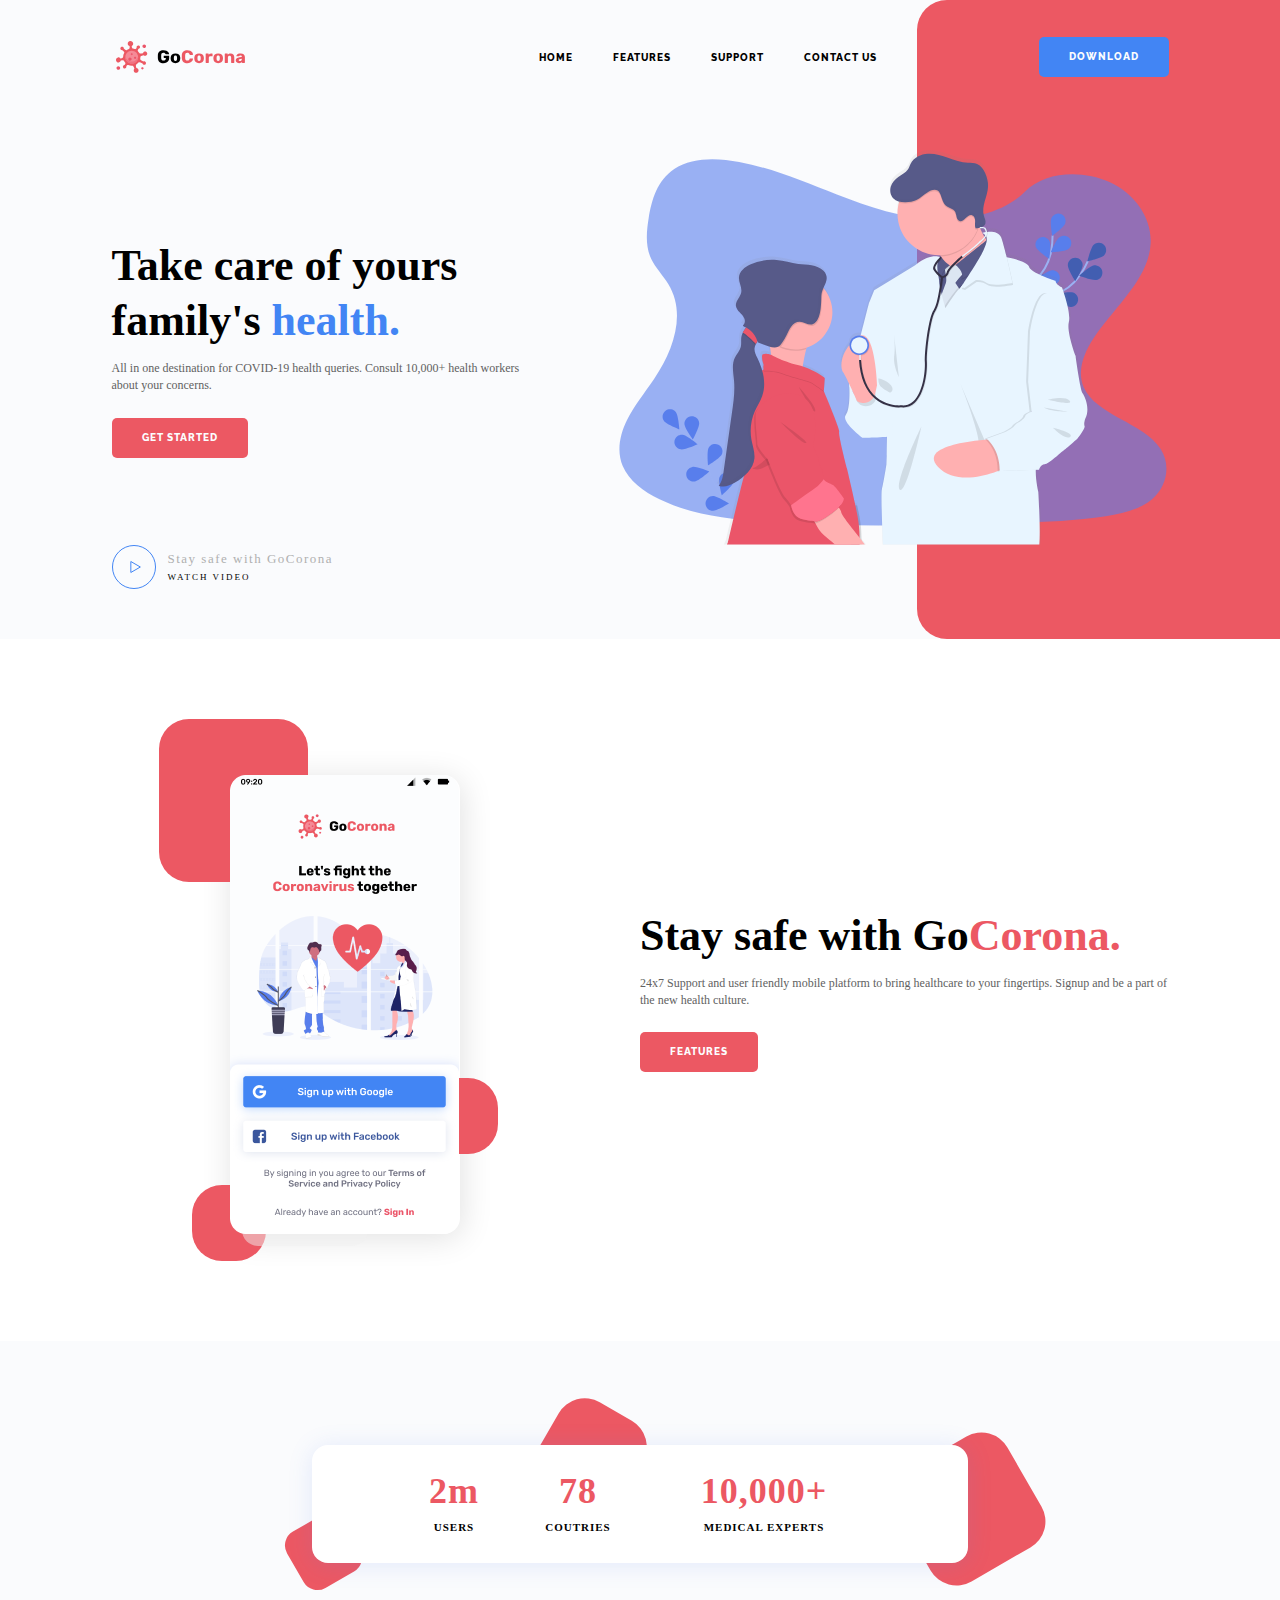
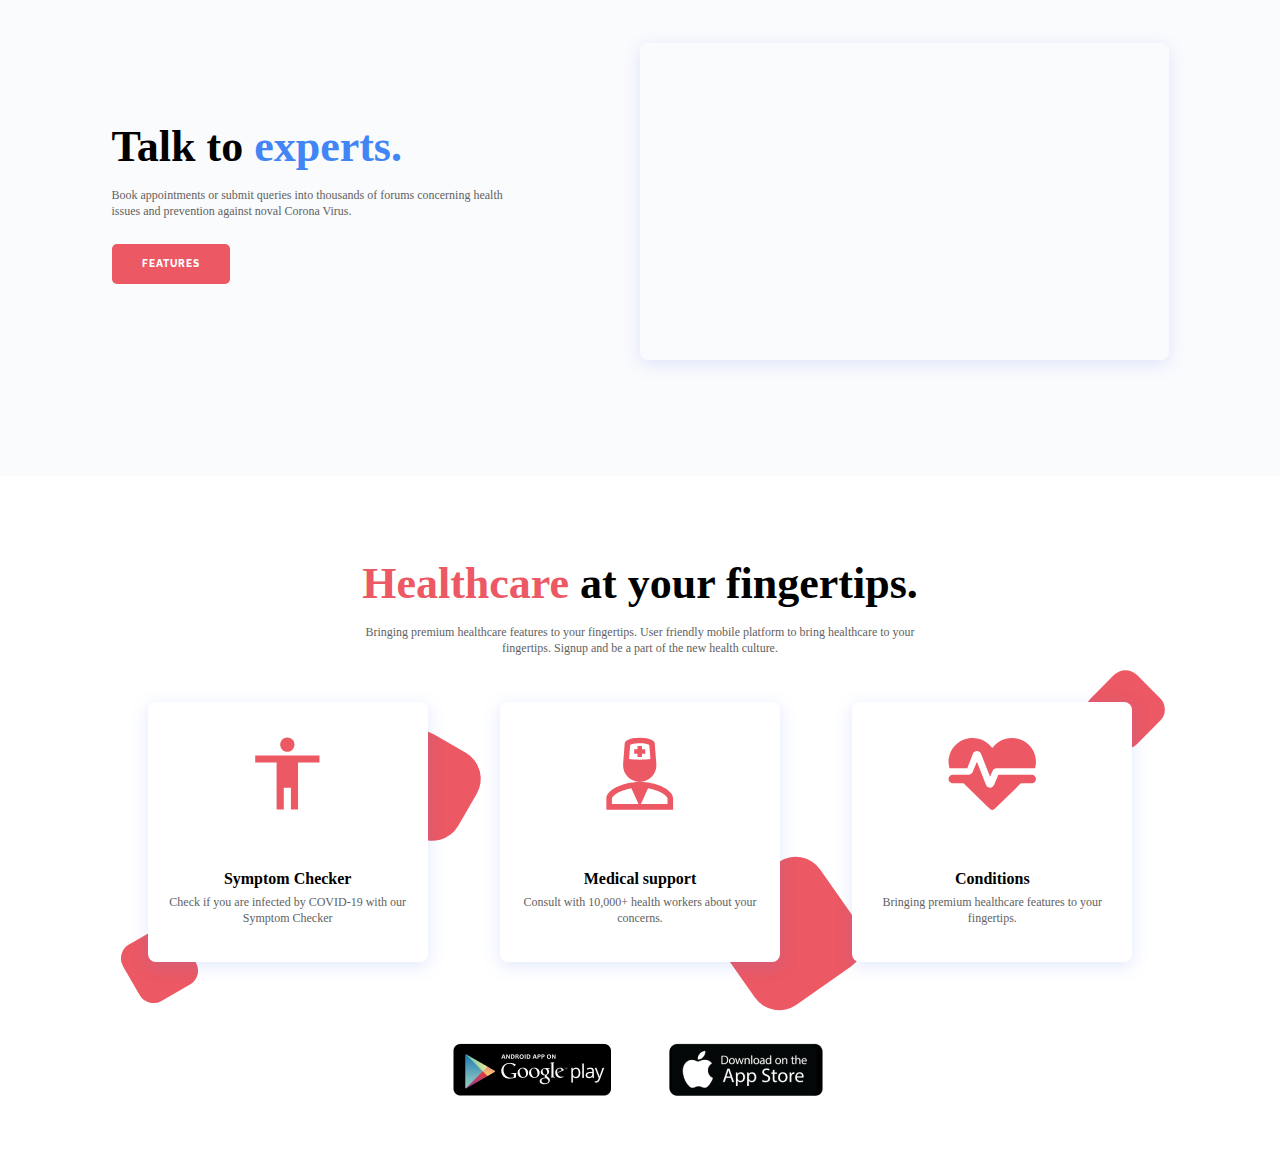
<file: index.html>
<!DOCTYPE html>
<html lang="en">
<head>
    <meta charset="UTF-8">
    <meta http-equiv="X-UA-Compatible" content="IE=edge">
    <link rel="preconnect" href="https://fonts.googleapis.com">
    <link rel="preconnect" href="https://fonts.gstatic.com" crossorigin>
    <link href="https://fonts.googleapis.com/css2?family=Raleway:wght@700;800&family=Rubik:wght@400;700&display=swap" rel="stylesheet">
    <link rel="stylesheet" href="style.css">
    <meta name="viewport" content="width=device-width, initial-scale=1.0">
    <title>GoCorona</title>
</head>
<body>
    <div class="wrapper">
        <header id="open" class="header">
            <div id="close" class="header__container">
                <a href="" class="header__logo">
                    <img src="img/logo.svg" alt="logo">
                </a>
                <div class="header__menu menu">
                    <nav id="menu" class="menu__body">
                        <ul class="menu__list">
                            <li class="menu__item"><a href="" class="menu__link">HOME</a></li>
                            <li class="menu__item"><a href="" class="menu__link">FEATURES</a></li>
                            <li class="menu__item"><a href="" class="menu__link">SUPPORT</a></li>
                            <li class="menu__item"><a href="" class="menu__link">CONTACT US</a></li>
                        </ul>
                    </nav>
                </div>
                <div class="header__button">
                    <a href="" class="button button_blue">DOWNLOAD</a>
                    <a href="#open"  class=" icon-menu"><span></span></a>
                    <a href="#close"  class="close-icon-menu"></a>
                </div> 
            </div>
        </header>
        <main class="main">
            <section class="get-started">
                <div class="get-started__container">
                    <div class="get-started__content">
                        <div class="get-started__block-text block-text">
                            <h1 class="block-text__title block-text__title_blue">
                                Take care of yours family's <span>health.</span> 
                            </h1>
                            <div class="block-text__text">All in one destination for COVID-19 health queries. Consult 10,000+ health workers about your concerns.</div>
                            <a href="" class="block-text__button button">GET STARTED</a>
                        </div>
                    </div>
                    <div class="get-started__image">
                        <img src="./img/intro-image.svg" alt="The doctor with child">
                    </div>
                    <div class="video-get-started">
                        <a href="" class="get-started__video">
                            <div class="video-get-started__icon">
                                <img src="./img/play.svg" alt="Play button">
                            </div>
                            <div class="video-get-started__body">
                                <div class="video-get-started__title">Stay safe with GoCorona</div>
                                <div class="video-get-started__text">Watch video</div>
                            </div>
                        </a>
                    </div>
                </div>
            </section>
            <section class="stay-safe">
                <div class="stay-safe__container">
                    <div class="stay-safe__media">
                        <div class="media-stay-safe">
                            <div class="media-stay-safe__image">
                                <img src="./img/app.png" alt="App for GoCorona">
                            </div>
                            <div class="media-stay-safe__item media-stay-safe__item_1"></div>
                            <div class="media-stay-safe__item media-stay-safe__item_2"></div>
                            <div class="media-stay-safe__item media-stay-safe__item_3"></div>
                        </div>
                    </div>
                    <div class="stay-safe__content">
                        <div class="stay-safe__block-text block-text">
                            <h2 class="block-text__title">
                                Stay safe with Go<span>Corona.</span> 
                            </h2>
                            <div class="block-text__text">24x7 Support and user friendly mobile platform to bring healthcare to your fingertips. Signup and be a part of the new health culture.</div>
                            <a href="" class="block-text__button button">features</a>
                        </div>
                    </div>
                </div>
            </section>
            <section class="experts">
                <div class="experts__container">
                    <div class="experts__statistics statistics-experts">
                        <div class="statistics-experts__body body-statistics-experts">
                            <div class="body-statistics-experts__items">
                                <div class="body-statistics-experts__value">2m</div>
                                <div class="body-statistics-experts__text">Users</div>
                            </div>
                            <div class="body-statistics-experts__items">
                                <div class="body-statistics-experts__value">78</div>
                                <div class="body-statistics-experts__text">Coutries</div>
                            </div>
                            <div class="body-statistics-experts__items">
                                <div class="body-statistics-experts__value">10,000+</div>
                                <div class="body-statistics-experts__text">Medical experts</div>
                            </div>
                        </div>
                        <div class="statistics-experts__decor statistics-experts__decor_1"></div>
                        <div class="statistics-experts__decor statistics-experts__decor_2"></div>
                        <div class="statistics-experts__decor statistics-experts__decor_3"></div>
                    </div>
                    <div class="experts__body">
                        <div class="experts__content">
                            <div class="experts__block-text block-text">
                                <h2 class="block-text__title block-text__title_blue">
                                    Talk to <span>experts.</span> 
                                </h2>
                                <div class="block-text__text">Book appointments or submit queries into thousands of forums concerning health issues and prevention against noval Corona Virus.</div>
                                <a href="" class="block-text__button button">features</a>
                            </div>
                        </div>
                        <div class="experts__video">
                            <iframe src="https://www.youtube.com/embed/oqFn6AHoJZQ" title="YouTube video player" frameborder="0"></iframe>
                        </div>
                    </div>
                </div>

            </section>
            <section class="healthcare">
                <div class="healthcare__container">
                    <div class="healthcare__block-text block-text_center">
                        <h2 class="block-text__title">
                            <span>Healthcare</span> at your fingertips. 
                        </h2>
                        <div class="block-text__text block-text__text_maxwidth">Bringing premium healthcare features to your fingertips. User friendly mobile platform to bring healthcare to your fingertips. Signup and be a part of the new health culture.</div>
                    </div>
                    <div class="healthcare__items">
                        <div class="healthcare__column healthcare__column_1">
                            <div class="healthcare__item item-healthcare">
                                <div class="item-healthcare__icon">
                                    <img src="./img/icon1.svg" alt="Icon health">
                                </div>
                                <div class="item-healthcare__title">Symptom Checker</div>
                                <div class="item-healthcare__text">Check if you are infected by COVID-19 with our Symptom Checker</div>
                            </div>
                        </div>
                        <div class="healthcare__column healthcare__column_2">
                            <div class="healthcare__item item-healthcare">
                                <div class="item-healthcare__icon">
                                    <img src="./img/icon2.svg" alt="Icon health">
                                </div>
                                <div class="item-healthcare__title">Medical support</div>
                                <div class="item-healthcare__text">Consult with 10,000+ health workers about your concerns.
                                </div>
                            </div>
                        </div>
                        <div class="healthcare__column healthcare__column_3">
                            <div class="healthcare__item item-healthcare item-healthcare_3">
                                <div class="item-healthcare__icon">
                                    <img src="./img/icon3.svg" alt="Icon health">
                                </div>
                                <div class="item-healthcare__title">Conditions</div>
                                <div class="item-healthcare__text">Bringing premium healthcare features to your fingertips.
                                </div>
                            </div>
                        </div>

                    </div>
                </div>
            </section>
        </main>
        <footer class="footer">
            <div class="footer__container">
                <div class="footer__items">
                    <a href="" class="footer__item">
                        <img src="./img/google-play.png" alt="Google Play">
                    </a>
                    <a href="" class="footer__item">
                        <img src="./img/app-store.png" alt="Apple Store">
                    </a>
                </div>
            </div>
        </footer>
    </div>
</body>
</html>
</file>
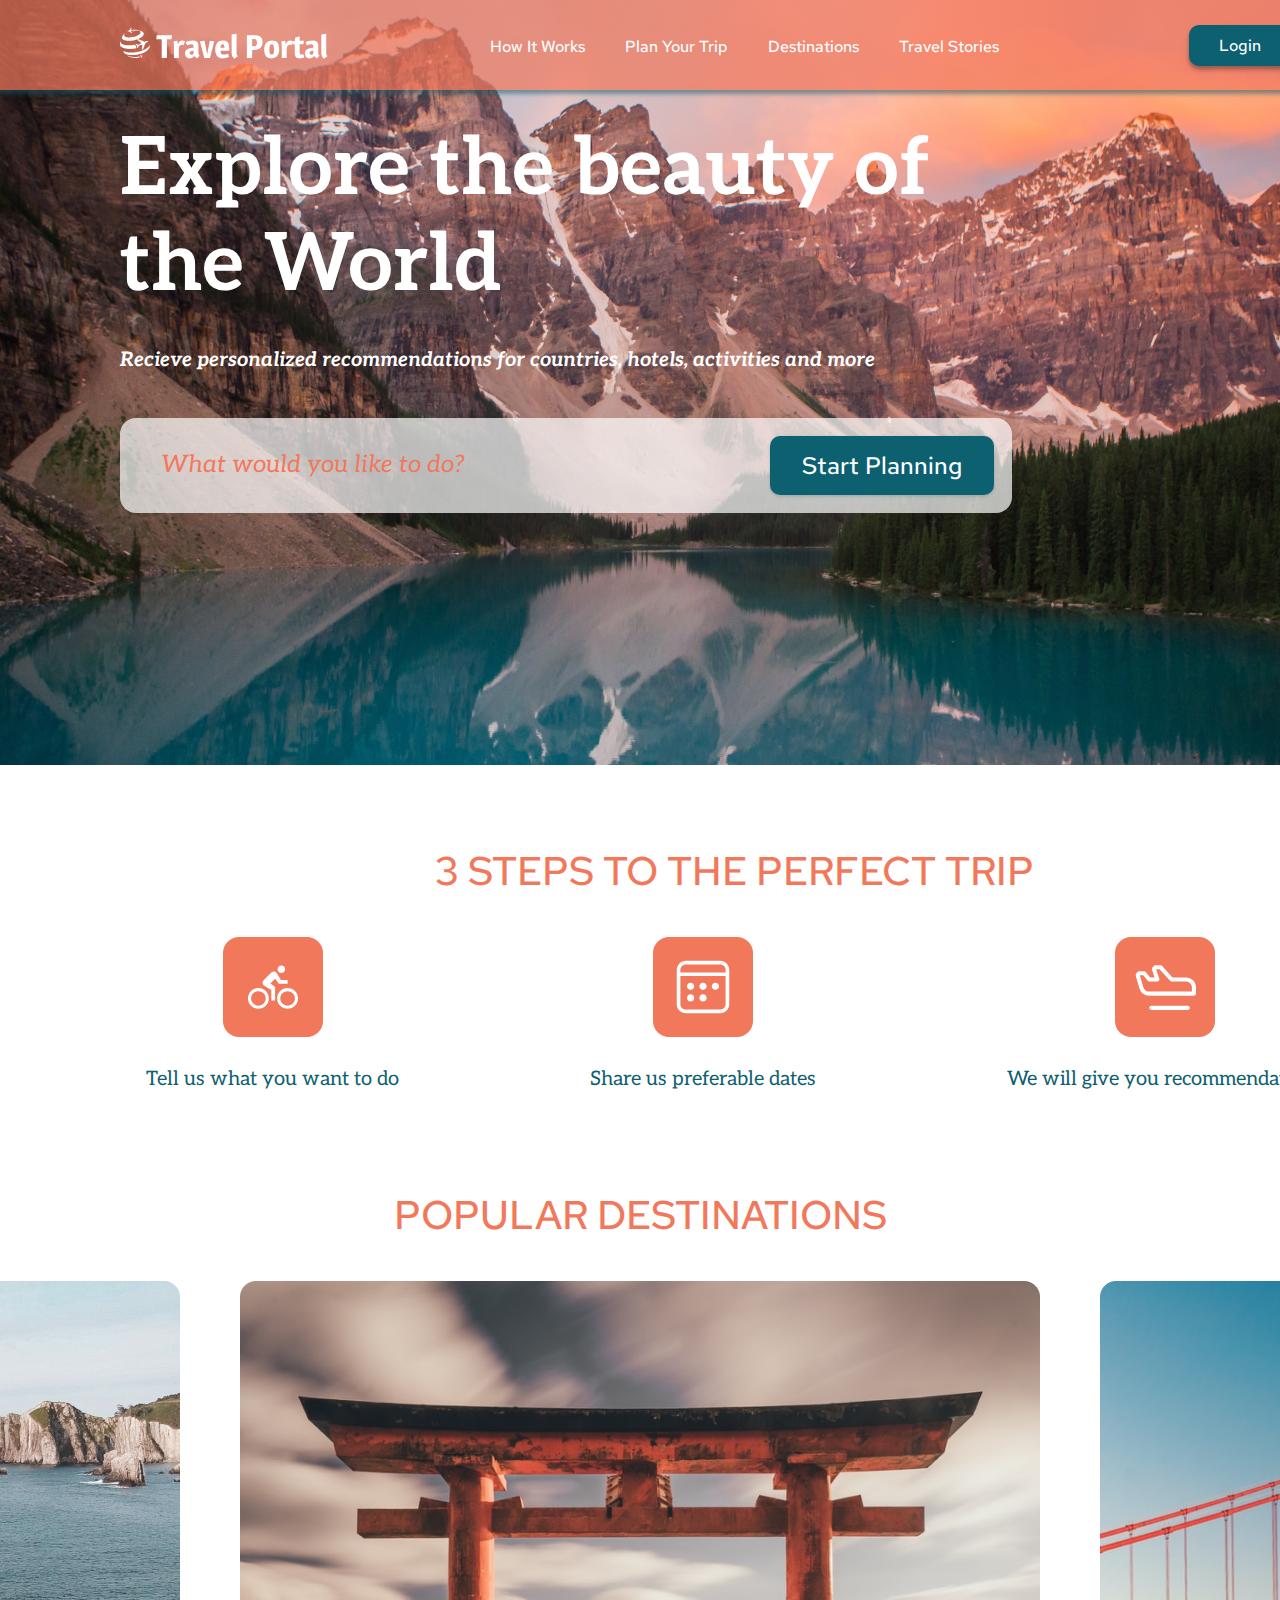
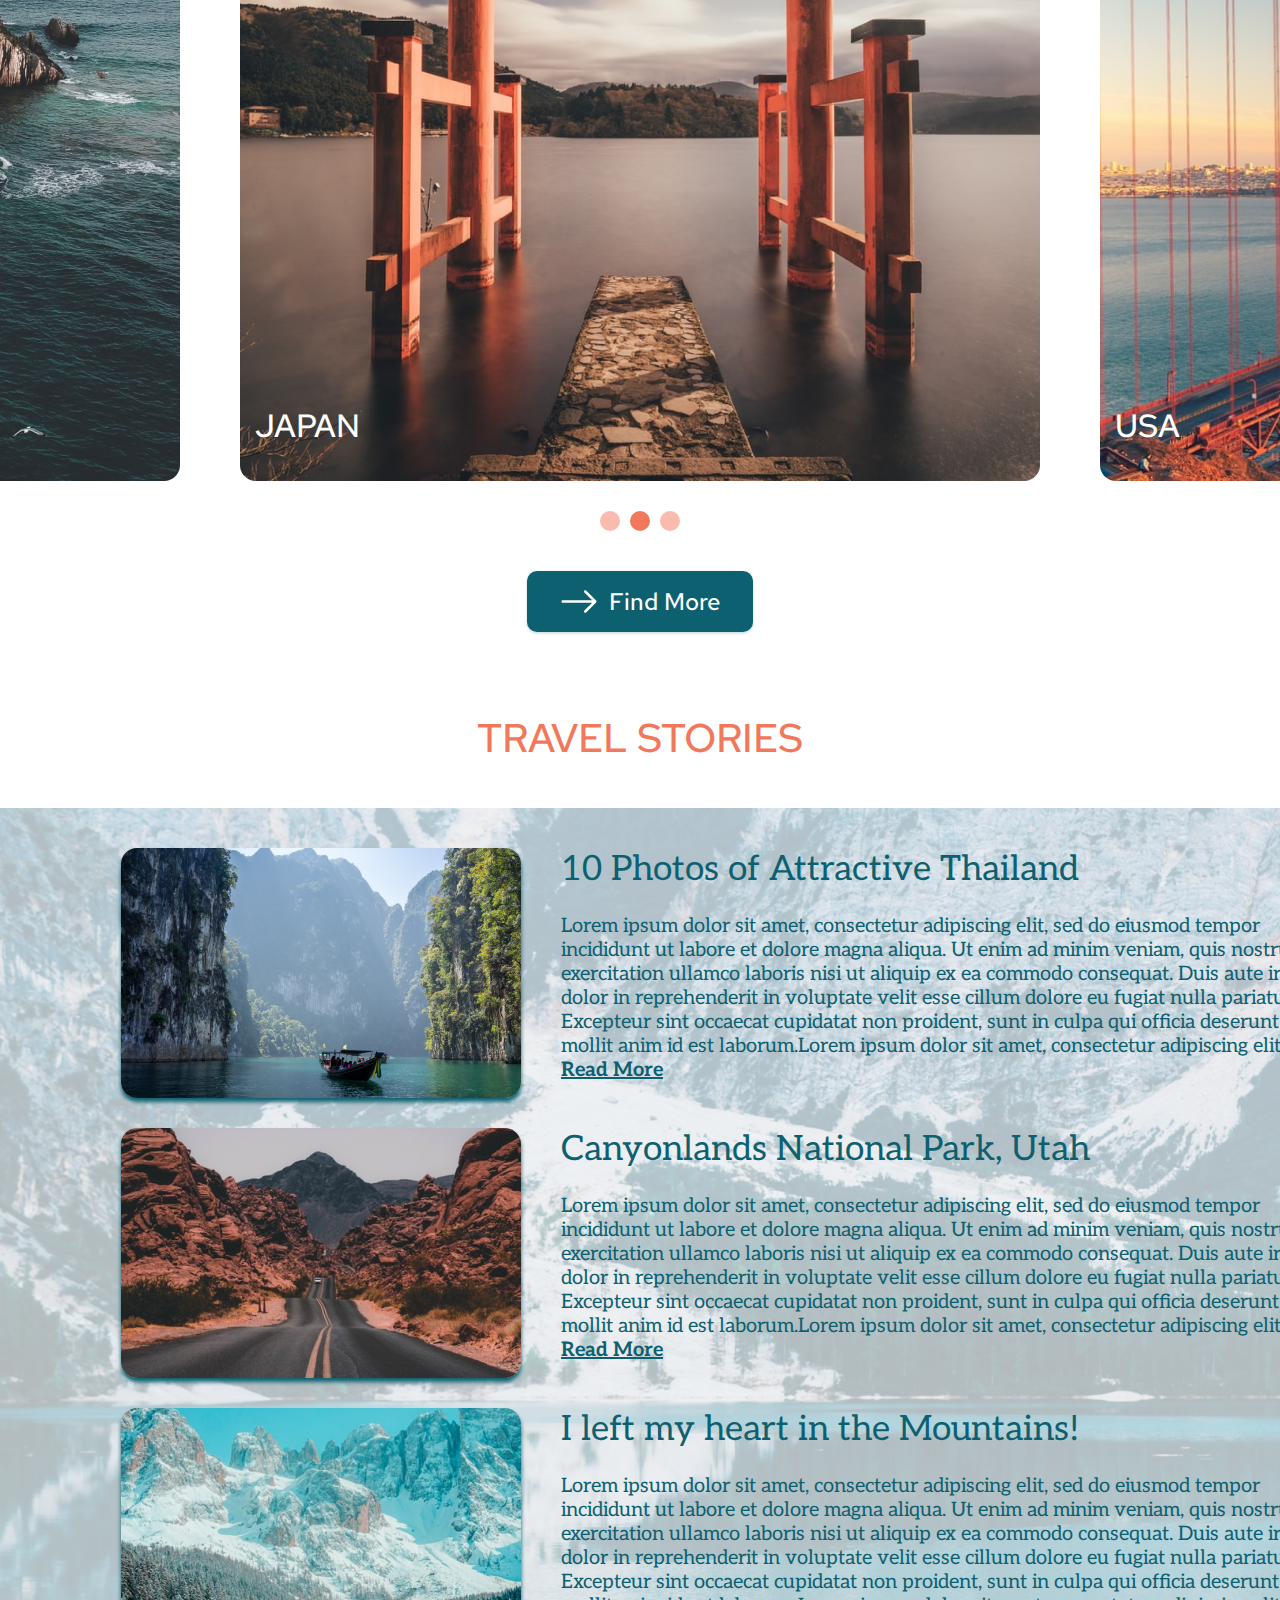
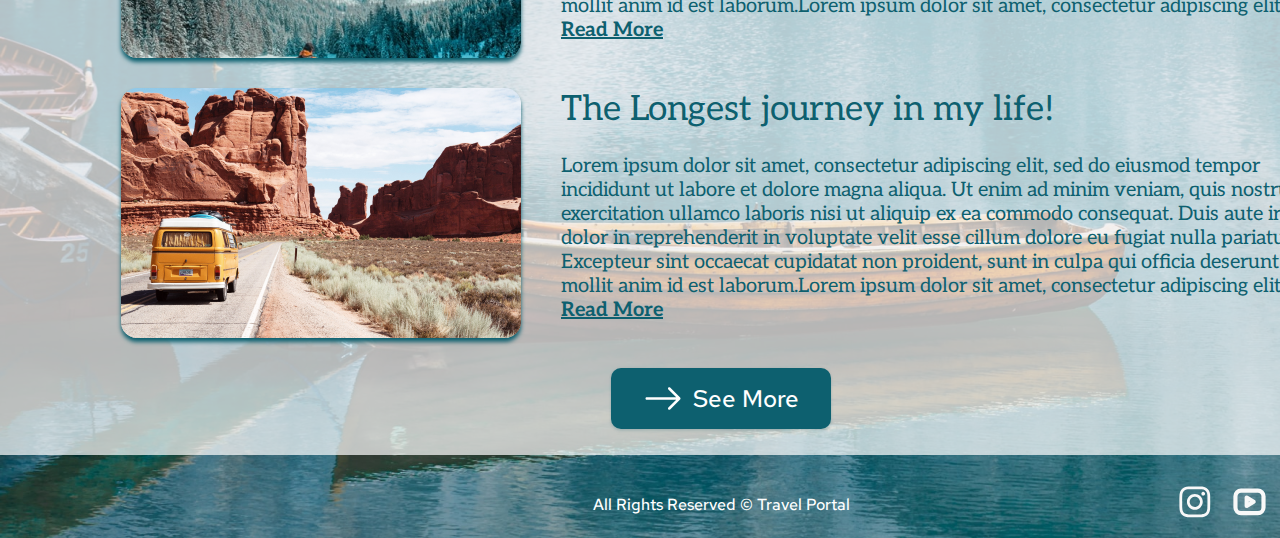
<file: rs school/travel/index.html>
<!DOCTYPE html>
<html lang="en">
  <head>
    <meta charset="UTF-8">
    <meta http-equiv="X-UA-Compatible" content="IE=edge">
    <meta name="viewport" content="width=device-width, initial-scale=1.0">
    <link href="https://fonts.googleapis.com/css?family=Red+Hat+Text:300,regular,500,600,700,300italic,italic,500italic,600italic,700italic" rel="stylesheet" />
    <link href="https://fonts.googleapis.com/css?family=Aleo:300,300italic,regular,italic,700,700italic" rel="stylesheet">
    
    <link rel="stylesheet" href="style.css">
    <title>Travel</title>
  </head>
  <body>
    <div class="wrapper">
      <main>
        <section class="plan-your-trip">
          <header>
            <div class="header__container">
              <div class="header__logo">
                <img src="./img/logo.svg" alt="Travel Portal Logo">
              </div>
              <div class="header__menu">
                <ul class="menu__list">
                  <li class="menu__item"><a href="" class="menu__link">How It Works</a></li>
                  <li class="menu__item"><a href="" class="menu__link">Plan Your Trip</a></li>
                  <li class="menu__item"><a href="" class="menu__link">Destinations</a></li>
                  <li class="menu__item"><a href="" class="menu__link">Travel Stories</a></li>
                </ul>
              </div>
              <a href="" class="header__button button">Login</a>
            </div>
          </header>
          <div class="plan-your-trip__container">
            <div class="plan-your-trip__search">
              <h1>Explore the beauty of the World</h1>
              <p class="plan-your-trip__text">Recieve personalized recommendations for countries, hotels, activities and more</p>
              <div class="plan-your-trip__search-panel">
                <p class="plan-your-trip__search-text">What would you like to do?</p>
                <a href="" class="plan-your-trip__button button">Start Planning</a>
              </div>
            </div>
          </div>
        </section>
        <section class="work">
          <div class="work__container">
            <h2>3 STEPS TO THE PERFECT TRIP</h2>
            <div class="work__steps">
              <div class="work__step">
                <div class="work__icons">
                  <img src="./img/step1.svg" alt="Bike">
                </div>
                <p class="work__text">Tell us what you want to do</p>
              </div>
              <div class="work__step">
                <div class="work__icons">
                  <img src="./img/step2.svg" alt="Calendar">
                </div>
                <p class="work__text">Share us preferable dates</p>
              </div>
              <div class="work__step">
                <div class="work__icons">
                  <img src="./img/step3.svg" alt="Plane">
                </div>
                <p class="work__text">We will give you recommendations</p>
              </div>
            </div>
          </div>
        </section>
        <section class="destination">
          <div class="destination__container">
            <h2>POPULAR DESTINATIONS</h2>
            <div class="destination__countries">
              <div class="destination__item">
                <img src="./img/Destination1.png" alt="Spain view">
                <h3>Spain</h3>
              </div>
              <div class="destination__item">
                <img src="./img/Destination2.png" alt="Japan view">
                <h3>Japan</h3>
              </div>
              <div class="destination__item">
                <img src="./img/Destination3.png" alt="USA view">
                <h3>USA</h3>
              </div>
            </div>
            <div class="destination__paginator">
              <span class="paginator paginator-inactive"></span>
              <span class="paginator paginator-active"></span>
              <span class="paginator paginator-inactive"></span>
            </div>
            <a href="" class="button button_more">
              <img src="./img/arrow-right.svg" alt="Find more">
              <p>Find More</p>
            </a>
          </div>
        </section>
        <section class="stories">
          <h2 class="stories__header_big">TRAVEL STORIES</h2>
          <div class="stories__background">
            <div class="stories__background_blur">
              <div class="stories__container">
                <div class="stories__article">
                  <div class="stories__item">
                    <img src="./img/Story1.png" alt="Thailand" class="stories__img">
                    <div class="stories__content">
                      <h4 class="stories__header_small">10 Photos of Attractive Thailand</h4>
                      <p>Lorem ipsum dolor sit amet, consectetur adipiscing elit, sed do eiusmod tempor incididunt ut labore et dolore magna aliqua. Ut enim ad minim veniam, quis nostrud exercitation ullamco laboris nisi ut aliquip ex ea commodo consequat. Duis aute irure dolor in reprehenderit in voluptate velit esse cillum dolore eu fugiat nulla pariatur. Excepteur sint occaecat cupidatat non proident, sunt in culpa qui officia deserunt mollit anim id est laborum.Lorem ipsum dolor sit amet, consectetur adipiscing elit... <a>Read More</a></p>
                    </div>
                  </div>
                  <div class="stories__item">
                    <img src="./img/Story2.png" alt="Canyonlands National Park" class="stories__img">
                    <div class="stories__content">
                      <h4 class="stories__header_small">Canyonlands National Park, Utah</h4>
                      <p>Lorem ipsum dolor sit amet, consectetur adipiscing elit, sed do eiusmod tempor incididunt ut labore et dolore magna aliqua. Ut enim ad minim veniam, quis nostrud exercitation ullamco laboris nisi ut aliquip ex ea commodo consequat. Duis aute irure dolor in reprehenderit in voluptate velit esse cillum dolore eu fugiat nulla pariatur. Excepteur sint occaecat cupidatat non proident, sunt in culpa qui officia deserunt mollit anim id est laborum.Lorem ipsum dolor sit amet, consectetur adipiscing elit... <a>Read More</a></p>
                    </div>
                  </div>
                  <div class="stories__item">
                    <img src="./img/Story3.png" alt="Mountains" class="stories__img">
                    <div class="stories__content">
                      <h4 class="stories__header_small">I left my heart in the Mountains!</h4>
                      <p>Lorem ipsum dolor sit amet, consectetur adipiscing elit, sed do eiusmod tempor incididunt ut labore et dolore magna aliqua. Ut enim ad minim veniam, quis nostrud exercitation ullamco laboris nisi ut aliquip ex ea commodo consequat. Duis aute irure dolor in reprehenderit in voluptate velit esse cillum dolore eu fugiat nulla pariatur. Excepteur sint occaecat cupidatat non proident, sunt in culpa qui officia deserunt mollit anim id est laborum.Lorem ipsum dolor sit amet, consectetur adipiscing elit... <a>Read More</a></p>
                    </div>
                  </div>
                  <div class="stories__item">
                    <img src="./img/Story4.png" alt="Journey" class="stories__img">
                    <div class="stories__content">
                      <h4 class="stories__header_small">The Longest journey in my life!</h4>
                      <p>Lorem ipsum dolor sit amet, consectetur adipiscing elit, sed do eiusmod tempor incididunt ut labore et dolore magna aliqua. Ut enim ad minim veniam, quis nostrud exercitation ullamco laboris nisi ut aliquip ex ea commodo consequat. Duis aute irure dolor in reprehenderit in voluptate velit esse cillum dolore eu fugiat nulla pariatur. Excepteur sint occaecat cupidatat non proident, sunt in culpa qui officia deserunt mollit anim id est laborum.Lorem ipsum dolor sit amet, consectetur adipiscing elit... <a>Read More</a></p>
                    </div>
                  </div>
                </div>
                <a href="" class="button button_more">
                  <img src="./img/arrow-right.svg" alt="See More">
                  <p>See More</p>
                </a>
              </div>
            </div> 
            <footer class="footer">
              <div class="footer__container">
                <div class="footer__content">
                  <p class="footer__text">All Rights Reserved © Travel Portal</p>
                  <div class="footer__social-link">
                    <a href="" class="footer__link">
                      <img src="./img/instagram.svg" alt="Instagram">
                    </a>
                    <a href="" class="footer__link">
                      <img src="./img/video.svg" alt="Video">
                    </a>
                    <a href="" class="footer__link">
                      <img src="./img/twitter.svg" alt="Twitter">
                    </a>
                  </div>
                </div>
              </div>
            </footer>
          </div>
        </section>
      </main>
    </div>
  </body>
</html>
</file>
<file: style.css>
/* Обнуление */
*,
*::before,
*::after {
    padding: 0;
    margin: 0;
    border: 0;
    box-sizing: border-box;
}
a {
    text-decoration: none;
}
ul,
ol,
li {
    list-style: none;
}
img {
    vertical-align: top;
}
h1,
h2,
h3,
h4,
h5,
h6 {
    font-weight: inherit;
    font-size: inherit;
}
html,
body {
    height: 100%;
    line-height: 1;
}
body {
  font-family: "Rubic";
  font-size: 12px;
  color: #616161;
}
.wrapper {
    overflow: hidden;
    display: flex;
    flex-direction: column;
    min-height: 100%;
}
.main {
    flex: 1 1 auto;
}
[class*="__container"] {
    max-width: 1087px;
    margin: 0 auto;
    padding: 0 15px;
}
/*Header*/
.header {
    position: absolute;
    width: 100%;
    top: 0;
    left: 0;
    z-index: 50;
}
.header__container {
    display: flex;
    min-height: 114px;
    align-items: center;
}
.header__logo {
    position: relative;
    z-index: 5;
}
.header__menu {
    flex: 1 1 auto;
}
.header__button {
    position: relative;
    z-index: 5;
    flex: 0 0 252px;
    display: flex;
    justify-content: end;
    align-items: center;
}
.menu {
    display: flex;
    justify-content: end;
}
.menu__list {
    display: flex;
}
.menu__item {
    margin: 0 40px 0 0;
}
.menu__link {
    font-family: Raleway;
    text-transform: uppercase;
    font-weight: 800;
    font-size: 10px;
    line-height: 1.2;
    letter-spacing: 1px;
    color: #000;
}
.menu__link:hover {
    text-decoration: underline;
}
.button {
    display: inline-block;
    font-family: Raleway;
    text-transform: uppercase;
    font-weight: 800;
    font-size: 10px;
    line-height: 1.2;
    letter-spacing: 1px;
    color: #fcfdfe;
    padding: 14px 30px;
    background-color: #ec5863;
    border-radius: 5px;
    transition:  background-color 0.3s ease  0s;
}
.button:hover {
    background-color: #e2a8ac;
}
.button_blue {
    background-color: #4285f4;
}
.button_blue:hover {
    background-color: #85aef1;
}
/*....................*/
.close-icon-menu,
.icon-menu {
    display: none;
}
/*PC*/
@media (max-width: 1087px) {
    [class*="__container"] {
        max-width: 970px;
    }
}
/*Tablet*/
@media (max-width: 991.98px) {
    [class*="__container"] {
        max-width: 750px;
    }
    .header__button {
        flex: 0 0 150px;
    }
}
/*Mobile*/
@media (max-width: 767.98px) {
    [class*="__container"] {
        max-width: 750px;
    }
    .menu__item {
        margin: 0 0 25px;
    }
    .menu__item:last-child {
        margin-bottom: 0;
    }
    .header__button {
        flex: 0 0 170px;
    }
    .header__container {
        min-height: 80px;
    }
    .icon-menu {
        position: relative;
        flex: 0 0 30px;
        height: 18px;
        display: flex;
        flex-direction: column;
        justify-content: space-between;
        margin: 0 0 0 20px;
    }
    .icon-menu::before,
    .icon-menu::after {
        content: "";
        background-color: #000;
        height: 2px;
    }
    .icon-menu span {
        background-color: #000;
        height: 2px;
    }
    .close-icon-menu {
        flex: 0 0 30px;
        height: 30px;
        position: relative;
        margin: 0 0 0 20px;
    }
    .close-icon-menu::before,
    .close-icon-menu::after {
        content: "";
        background-color: #000;
        height: 2px;
        position: absolute;
        top: 50%;
        left: 0;
        width: 100%;
    }
    .close-icon-menu::before {
        transform: rotate(33deg);
    }
    .close-icon-menu::after {
        transform: rotate(-34deg);
    }
    .menu__body {
        position: fixed;
        top: 0;
        left: -100%;
        width: 100%;
        height: 100%;
        background-color: #fff;
        padding: 90px 15px 30px;
        transition: left 0.3s ease 0s;
        overflow: auto;
    }
    .header:target .menu__body{
        left: 0;
    }
    .header:target .menu__body::before {
        content: "";
        position: fixed;
        top: 0;
        left: 0;
        height: 80px;
        width: 100%;
        background-color: #fff;
    }
    .menu__link {
        color: #000;
        font-size: 20px;
    }
    .menu__list {
        flex-direction: column;
        justify-content: center;
        align-items: center;
    }
    .header:target .icon-menu {
        display: none;
    }
    .header:target .close-icon-menu {
        display: flex;
    }
}
/*small mobile*/
@media (max-width: 479.98px) {
    .header__logo {
        flex: 0 0 40px;
        overflow: hidden;
    }
}
/*Main*/
/*Text block usual repeat*/
.block-text_center {
    text-align: center;
}
.block-text__title {
    font-weight: 700;
    font-size: 44px;
    line-height: 126%;
    color: #000;
}
.block-text__title:not(:last-child) {
    margin: 0 0 12px 0;
}
.block-text__title span {
    color: #ec5863;
}
.block-text__title_blue span {
    color: #4285f4;
}
.block-text__text {
    line-height: 138.5%;
}
.block-text__text_maxwidth {
    max-width: 600px;
    margin: 0 auto;
}
.block-text__text:not(:last-child) {
    margin: 0 0 24px 0;
}
@media (max-width: 767.98px) {
    .block-text__title {
        font-size: 34px;
    }   
}
/*=Get Started Block=*/
.get-started {
    background-color: #fafbfd;
}
.get-started__container {
    display: flex;
    flex-wrap: wrap;
    align-items: center;
    position: relative;
    padding: 150px 15px 50px 15px;
}
.get-started__container::before {
    content: "";
    position: absolute;
    transform: translate(100%, 0px);
    width: 100vw;
    height: 100%;
    right: 267px;
    top: 0;
    background-color: #ec5863;
    border-radius: 30px 0 0 30px;
}
.get-started__content {
    flex: 0 1 48%;
}
.get-started__block-text {
    max-width: 410px;
}
.get-started__image {
    flex: 0 1 52%;
    position: relative;
    z-index: 2;
}
.get-started__image img {
    max-width: 100%;
}
.get-started__video {
    flex: 1 1 100%;
    display: inline-flex;
    align-items: center;
}
.video-get-started__icon {
    flex: 0 0 44px;
    margin: 0 12px 0 0;
}
.video-get-started__title {
    color: #b0b0b0;
    font-size: 13px;
    line-height: 126%;
    letter-spacing: 1.5px;
}
.video-get-started__title:not(:last-child) {
    margin: 0 0 5px 0;
}
.video-get-started__text {
    text-transform: uppercase;
    font-size: 9px;
    line-height: 126%;
    letter-spacing: 2px;
    color: #000;
}
@media (max-width: 991.98px) {
    .get-started__container::before {
        right: 185px;
        border-radius: 20px 0 0 20px;
    }     
}
@media (max-width: 767.98px) {
    .get-started__container {
        padding: 100px 15px 30px 15px;
    }
    .get-started__container::before {
        display: none;
    }
    .get-started__block-text {
        max-width: none;
    } 
    .get-started__content {
        flex: 1 1 100%;
        padding: 0;
    }    
    .get-started__image {
        flex: 1 1 100%;
        text-align: center;
        padding: 30px 0;
    }
    .get-started__video {
        padding: 0;
    }
}
/*=Stay safe Block=*/
.stay-safe {
    padding: 80px 0;
}
.stay-safe__container{
    display: flex;
    align-items: center;
}
.stay-safe__media {
    flex: 0 1 50%;
}
.media-stay-safe {
    width: 373px;
    text-align: center;
    position: relative;
    padding: 56px 0 27px 0;
}
.media-stay-safe__image {
    display: inline-block;
    box-shadow: 2px 4px 32px rgba(0, 0, 0, 0.12);
    border-radius: 16px;
    position: relative;
    width: 61.5%;
}
.media-stay-safe__image img {
    position: relative;
    z-index: 5;
    max-width: 100%;
}
.media-stay-safe__image::after {
    content: "";
    position: absolute;
    bottom: -12px;
    left: 12px;
    position: absolute;
    width: 55%;
    height: 7%;
    background: rgba(240, 240, 240, 0.49);
    border-radius: 16px;
    z-index: 2;
}
.stay-safe__content {
    flex: 0 1 50%;
}
.media-stay-safe__item {
    position: absolute;
    background-color: #ec5863;
    border-radius: 30px;
    width: 20%;
    height: 14%;
}    
.media-stay-safe__item_1 {
    top: 0;
    left: 0;
    width: 40%;
    height: 30%;
}
.media-stay-safe__item_2 {
    bottom: 0;
    left: 33px;
}
.media-stay-safe__item_3 {
    bottom: 107px;
    right: 34px;
}
@media (min-width: 991.98px) {
    .stay-safe__media {
        padding: 0 0 0 47px;
    }
}
@media (max-width: 991.98px) {
    .stay-safe {
        padding: 40px 0;
    }
}
@media (max-width: 767.98px) {
    .stay-safe__container {
        flex-direction: column-reverse;
    }
    .stay-safe__content {
        margin: 0 0 30px 0;
    }
}
@media (max-width: 479.98px) {
    .media-stay-safe {
        width: 290px;
    }
    .media-stay-safe__item {
        border-radius: 32%;
        
    }
}
/*====Experts Block====*/
.experts {
    background-color: #fafbfd;
    padding: 104px 0 116px 0;
}
.experts__block-text {
    max-width: 400px;
}
.statistics-experts {
    max-width: 656px;
    margin: 0 auto;
    position: relative;
}
.statistics-experts__body {
    background-color: #fff;
    box-shadow: 0px 2px 24px rgba(88, 126, 236, 0.15);
    border-radius: 16px;
    position: relative;
    z-index: 2;
    margin: 0 0 80px 0;
}
.statistics-experts__decor {
    position: absolute;
    background-color: #ec5863;
    border-radius: 30px;
}
.statistics-experts__decor_1 {
    width: 65px;
    height: 65px;
    border-radius: 16px;
    transform: rotate(-30deg);
    bottom: -21px;
    left: -21px;
}
.statistics-experts__decor_2 {
    width: 97px;
    height: 97px;
    right: 50%;
    transform: rotate(30deg);
    top: -40px;
}
.statistics-experts__decor_3 {
    width: 128px;
    height: 128px;
    right: -65px;
    transform: rotate(-30deg);
    top: 0px;
}

.body-statistics-experts {
    padding: 25px 80px;
    display: flex;
    align-items: center;
}
.body-statistics-experts__items {
    flex: 1 1 25%;
    text-align: center;
}
.body-statistics-experts__items:last-child {
    flex: 1 1 50%;
}
.body-statistics-experts__value {
    font-size: 36px;
    font-weight: 700;
    line-height: 1.2;
    letter-spacing: 1px;
    color: #ec5863;
    margin-bottom: 5px;
}
.body-statistics-experts__text {
    font-size: 11px;
    font-weight: 700;
    line-height: 1.8;
    letter-spacing: 1px;
    text-transform: uppercase;
    color: #000;
}
.experts__body {
    display: flex;
    align-items: center;
}
.experts__content {
    flex: 0 1 50%;
    padding: 0 20px 0 0;
}
.experts__video {
    flex: 0 1 50%;
    padding: 0 0 30% 0;
    position: relative;
    box-shadow: 0 4px 18px rgba(88, 126, 236, 0.18);
    border-radius: 8px;
    overflow: hidden;
}
.experts__video iframe {
    position: absolute;
    width: 100%;
    height: 100%;
    top: 0;
    left: 0;
    object-fit: cover;
}
@media (max-width: 767.98px) {
    .experts {
        padding: 80px 0 30px 0;
    }
    .statistics-experts__body {
        margin: 0 0 50px 0;
    }
    .body-statistics-experts {
        padding: 25px;
    }
    .experts__body {
        align-items: stretch;
        flex-direction: column;
    }
    .experts__video {
        padding: 0 0 58% 0;
    }
    .experts__content {
        padding: 0;
        margin: 0 0 30px 0;
    }
}
@media (max-width: 479.98px) {
    .body-statistics-experts {
        flex-direction: column;
    }
    .body-statistics-experts__items:not(:last-child) {
        margin: 0 0 15px 0;
    }
}
/*=Healthcare Block=*/
.healthcare { 
    padding: 80px 0 30px 0;  
}
.healthcare__block-text {
    margin: 0 0 45px 0;
}
.healthcare__items {
    display: flex;
}
.healthcare__column {
    position: relative;
    padding: 0 36px;
    flex: 0 1 33.333%;
}
.item-healthcare {
    background: #fff;
    box-shadow: 0 4px 18px rgba(88, 126, 236, 0.18);
    border-radius: 8px;
    display: flex;
    flex-direction: column;
    align-items: center;
    text-align: center;
    padding: 35px 17px;
    z-index: 2;
    height: 100%;
    position: relative;
}
.item-healthcare__icon {
    margin: 0 0 58px 0;
}
.item-healthcare__title {
    font-size: 16px;
    font-weight: 700;
    line-height: 138.5%;
    color: #000;
    margin: 0 0 4px 0;
}
.item-healthcare__text {
    line-height: 138.5%;
}
.healthcare__column_1::before, 
.healthcare__column_1::after {
    content: "";
    position: absolute;
    background-color: #ec5863;
    border-radius: 16px;
}
.healthcare__column_1::before {
    width: 65px;
    height: 65px;
    bottom: -35px;
    left: 15px;
    transform: rotate(-30deg);
}
.healthcare__column_1::after {
    border-radius: 30px;
    width: 97px;
    height: 97px;
    top: 35px;
    right: -10px;
    transform: rotate(30deg);
}
.healthcare__column_2::after {
    content: "";
    position: absolute;
    background-color: #ec5863;
    border-radius: 30px;
    width: 127px;
    height: 127px;
    bottom: -35px;
    right: -35px;
    transform: rotate(55deg);
}
.healthcare__column_3::after {
    content: "";
    position: absolute;
    background-color: #ec5863;
    border-radius: 16px;
    width: 65px;
    height: 65px;
    top: -25px;
    right: 10px;
    transform: rotate(45deg);
}
@media (max-width: 1087px) {
    .healthcare__column {
        padding: 0 15px;
    }
}
@media (max-width: 991.98px) {
    .healthcare {
        padding: 30px 0 30px 0;
    }
    .healthcare__items {
        flex-direction: column;
    }
    .healthcare__column:not(:last-child) {
        margin: 0 0 25px 0;
    }
    .healthcare__column_3::after {
        display: none;
    }
}
/*===Footer====*/
.footer {
    padding: 45px 0;
}
.footer__items {
    display: flex;
    justify-content: center;
    align-items: center;
    column-gap: 50px;
    row-gap: 20px;
}
@media (max-width: 500px) {
    .footer {
        padding: 30px 0;
    }
    .footer__items {
        flex-direction: column;
    }
}
</file>
<file: rs school/travel/style.css>
/*Обнуление*/
*,
::before,
::after {
  padding: 0;
  margin: 0;
  border: 0;
  box-sizing: border-box;
}
a {
  text-decoration: none;
}
ul,
ol,
li {
  list-style: none;
}
html,
body {
  height: 100%;
  line-height: 1;
}
body {
  font-family: "Aleo";
  font-size: 20px;
  color: #0d606f;
  background-color: rgba(255, 255, 255, 0.7);
  font-weight: 400;
  line-height: 1.2;
}
.wrapper {
  overflow: hidden;
  display: flex;
  flex-direction: column;
  min-height: 100%;
}
main {
  flex: 1 1 auto;
}
[class*="__container"] {
  max-width: 1200px;
  margin: 0 auto;
}
h2,
h3,
h4 {
  font-family: "Red Hat Text";
}
h2 {
  font-size: 40px;
  font-weight: 500;
  line-height: 1.3;
  color: #f2785c;
  text-align: center;
  margin-bottom: 40px;
  text-transform: uppercase;
}
/*Header*/
header {
  background-color: rgba(242, 120, 92, 0.7);
  box-shadow: 0 4px 4px 0 rgba(13, 96, 111, 0.5);
}
.header__container {
  display: flex;
  flex-direction: row;
  align-items: center;
  padding: 25px 0 24px;
}
.header__logo {
  margin-right: 154px;
}
.header__menu {
  margin-right: 190px;
}
.menu__list {
  display: flex;
  flex-direction: row;
  gap: 40px;
}
.menu__link {
  font-family: "Red Hat Text";
  font-size: 16px;
  font-weight: 500;
  line-height: 1.32;
  color: #ffffff;
}
.button {
  display: inline-block;
  font-family: "Red Hat Text";
  font-weight: 500;
  font-size: 24px;
  line-height: 1.32;
  color: #ffffff;
  text-transform: capitalize;
  border-radius: 10px;
  background-color: #0d606f;
}
.header__button {
  padding: 10px 30px;
  font-size: 16px;
  box-shadow: 0px 4px 4px rgba(0, 0, 0, 0.25), 0px 2px 3px rgba(13, 96, 111, 0.16);
}
/*Plan Your Trip*/
.plan-your-trip {
  background-image: url(./img/plan\ your\ trip.png);
  background-repeat: no-repeat;
  height: 765px;
  width: 1440px;
  margin: 0 auto;
  position: relative;
}
.plan-your-trip__search {
  position: absolute;
  width: 892px;
  height: 422px;
  left: 120px;
  top: 122px;
}
h1 {
  font-family: "Aleo";
  font-size: 80px;
  font-weight: 700;
  line-height: 1.2;
  color: #ffffff
}
.plan-your-trip__text {
  font-style: italic;
  font-weight: 700;
  line-height: 1.2;
  letter-spacing: 0;
  text-align: left;
  color: #ffffff;
  margin: 34px 0 46px 0;
}
.plan-your-trip__search-panel {
  background: rgba(255, 255, 255, 0.7);
  border-radius: 16px;
  display: flex;
  flex-direction: row;
  justify-content: space-between;
  width: 100%;
  height: 95px;
  align-items: center;
}
.plan-your-trip__search-text {
  color: #f2785c;
  font-style: italic;
  font-weight: 400;
  font-size: 24px;
  line-height: 1.2;
  margin-left: 41px;
}
.plan-your-trip__button {
  padding: 14px 32px;
  margin: 18px;
  box-shadow: 0px 0px 3px rgb(13 96 111 / 8%), 0px 2px 3px rgb(13 96 111 / 16%);
}
/*How It Works*/
.work {
  padding: 80px 117px 97px 146px;
}
.work__container {
  width: 1177px;
  height: 247px;
  margin: 0 auto;
}
.work__steps {
  display: flex;
  flex-direction: row;
  justify-content: space-between;
}
.work__step {
  display: flex;
  flex-direction: column;
  align-items: center;
}
.work__icons {
  width: 100px;
  height: 100px;
  background: #F2785C;
  border-radius: 16px;
  display: flex;
  align-items: center;
  justify-content: center;
  margin-bottom: 30px;
}
/*Destination*/
.destination {
  margin-bottom: 80px;
}
.destination__container {
  display: flex;
  flex-direction: column;
  align-items: center;
}
.destination__countries {
  display: flex;
  flex-direction: row;
  gap: 60px;
  justify-content: center;
  margin-bottom: 24px;
}
.destination__item {
  position: relative;
}
h3 {
  color: #ffffff;
  font-weight: 500;
  font-size: 32px;
  line-height: 1.32;
  text-transform: uppercase;
  position: absolute;
  bottom: 40px;
  left: 15px;
}
.destination__paginator {
  display: flex;
  flex-direction: row;
  gap: 10px;
  margin-bottom: 40px;
  justify-content: center;
}
.paginator {
  width: 20px;
  height: 20px;
  border-radius: 100%;
}
.paginator-inactive {
  background-color: rgba(242, 120, 92, 0.5);
}
.paginator-active {
  background-color: #f2785c;
}
.button_more img {
 margin-right: 10px;
}
.button_more {
  display: flex;
  flex-direction: row;
  align-items: center;
  padding: 10px 32px;
  box-shadow: 0px 0px 3px rgba(13, 96, 111, 0.08), 0px 2px 3px rgba(13, 96, 111, 0.16);
}
/*Travel Stories*/
.stories__background {
  background-image: url(./img/travel\ stories.png);
  background-repeat: no-repeat;
  width: 1442px;
  height: 1330px;
  margin: 0 auto;
}
.stories__background_blur {
  background: rgba(255, 255, 255, 0.7);
}
.stories__container {  
  display: flex;
  flex-direction: column;
  align-items: center;
  padding: 40px 0 26px;
}
.stories__header_big {
  margin-bottom: 44px;
}
.stories__item {
  display: flex;
  gap: 40px;
  flex-direction: row;
  margin-bottom: 30px;
}
.stories__img {
  width: 400px;
  height: 250px;
  box-shadow: 0px 4px 4px #0D606F;
  border-radius: 16px;
}
.stories__content {
  display: flex;
  flex-direction: column;
}
.stories__header_small {
  font-family: "Aleo";
  font-weight: 400;
  font-size: 35px;
  line-height: 1.2;
  margin-bottom: 24px;
}
.stories__content a {
  font-weight: 700;
  text-decoration: underline;
}
/*Footer*/
.footer {
  height: 60px;
  padding: 30px 0 12px;
}
.footer__content {
  display: flex;
  justify-content: flex-end;
  align-items: center;
}
.footer__text {
  font-family: "Red Hat Text";
  font-weight: 500;
  font-size: 16px;
  line-height: 1.3;
  color: #ffffff;
  margin-right: 328px;
}

.footer__social-link {
  display: flex;
  flex-direction: row;
  gap: 20px;
  
}
</file>
